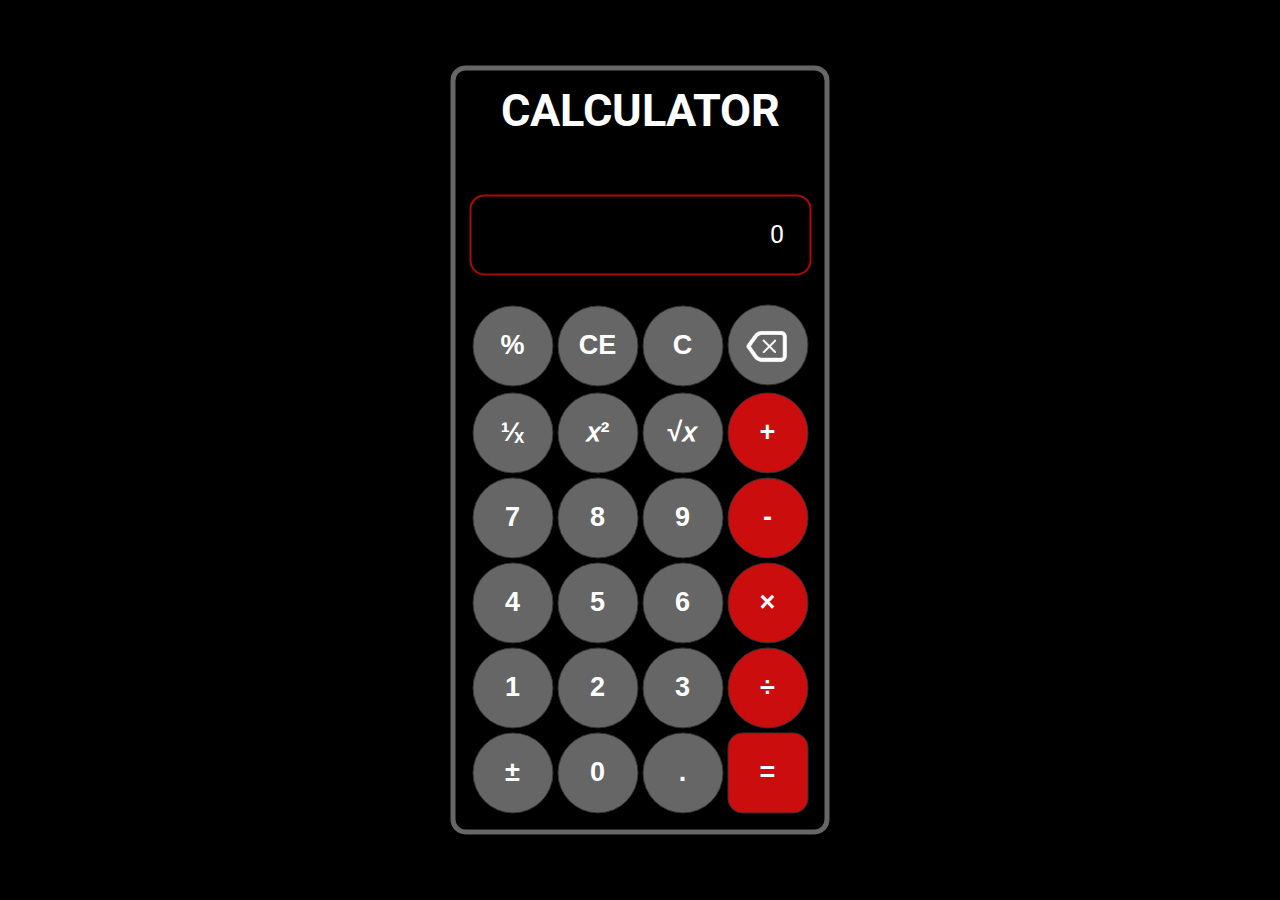
<file: CODSOFT-main/javascript-calculator-master/index.html>
<!DOCTYPE html>

<html>
<head>
    <Title>Calculator</title>
    <link rel="stylesheet" type="text/css" href="assets/calc_style.css"/>
    <script language="JavaScript" src="code.js" type="text/javascript"></script>
    <link href="https://fonts.googleapis.com/css2?family=Roboto:wght@300&display=swap" rel="stylesheet">
    <link rel="icon" type="image/png" href="assets/favicon.png"/>
    <meta name="viewport" content="width=device-width, initial-scale=1">
    <meta http-equiv="Content-Type" content="text/html; charset=utf-8">
</head>
<body>
    <div id="calculator">
        <h1>CALCULATOR</h1>
        <p id="last_operation_history"></p>
        <p id="box" class="box">0</p>
        <table id="table">
            <tr>
                <td><button onclick="calculate_percentage()">%</button></td>
                <td><button onclick="clear_entry()">CE</button></td>
                <td><button onclick="button_clear()">C</button></td>
                <td><button id="backspace_btn" onclick="backspace_remove()"></button></td>
            </tr>
            <tr>
                <td><button onclick="division_one()">¹∕ₓ</button></td>
                <td><button onclick="power_of()">𝑥²</button></td>
                <td><button onclick="square_root()">√𝑥</button></td>
                <td><button id="plusOp" value="+" class="operator" onclick="button_number('+')">+</button></td>
            </tr>
            <tr>
                <td><button onclick="button_number(7)">7</button></td>
                <td><button onclick="button_number(8)">8</button></td>
                <td><button onclick="button_number(9)">9</button></td>
                <td><button id="subOp" value="-" class="operator" onclick="button_number('-')">-</button></td>
            </tr>
            <tr>
                <td><button onclick="button_number(4)">4</button></td>
                <td><button onclick="button_number(5)">5</button></td>
                <td><button onclick="button_number(6)">6</button></td>
                <td><button id="multiOp" value="*" class="operator" onclick="button_number('*')">×</button></td>
            </tr>
            <tr>
                <td><button onclick="button_number(1)">1</button></td>
                <td><button onclick="button_number(2)">2</button></td>
                <td><button onclick="button_number(3)">3</button></td>            
                <td><button id="divOp" value="/" class="operator" onclick="button_number('/')">÷</button></td>
            </tr>
            <tr>
                <td><button onclick="plus_minus()">±</button></td>
                <td><button onclick="button_number(0)">0</button></td>
                <td><button id="dot" value="." onclick="button_number('.')">.</button></td>
                <td colspan="4"><button value="=" class="operator" id="equal_sign" onclick="button_number('=')">=</button></td>
            </tr>
        </table>
    </div>
</body>
</html>
</file>
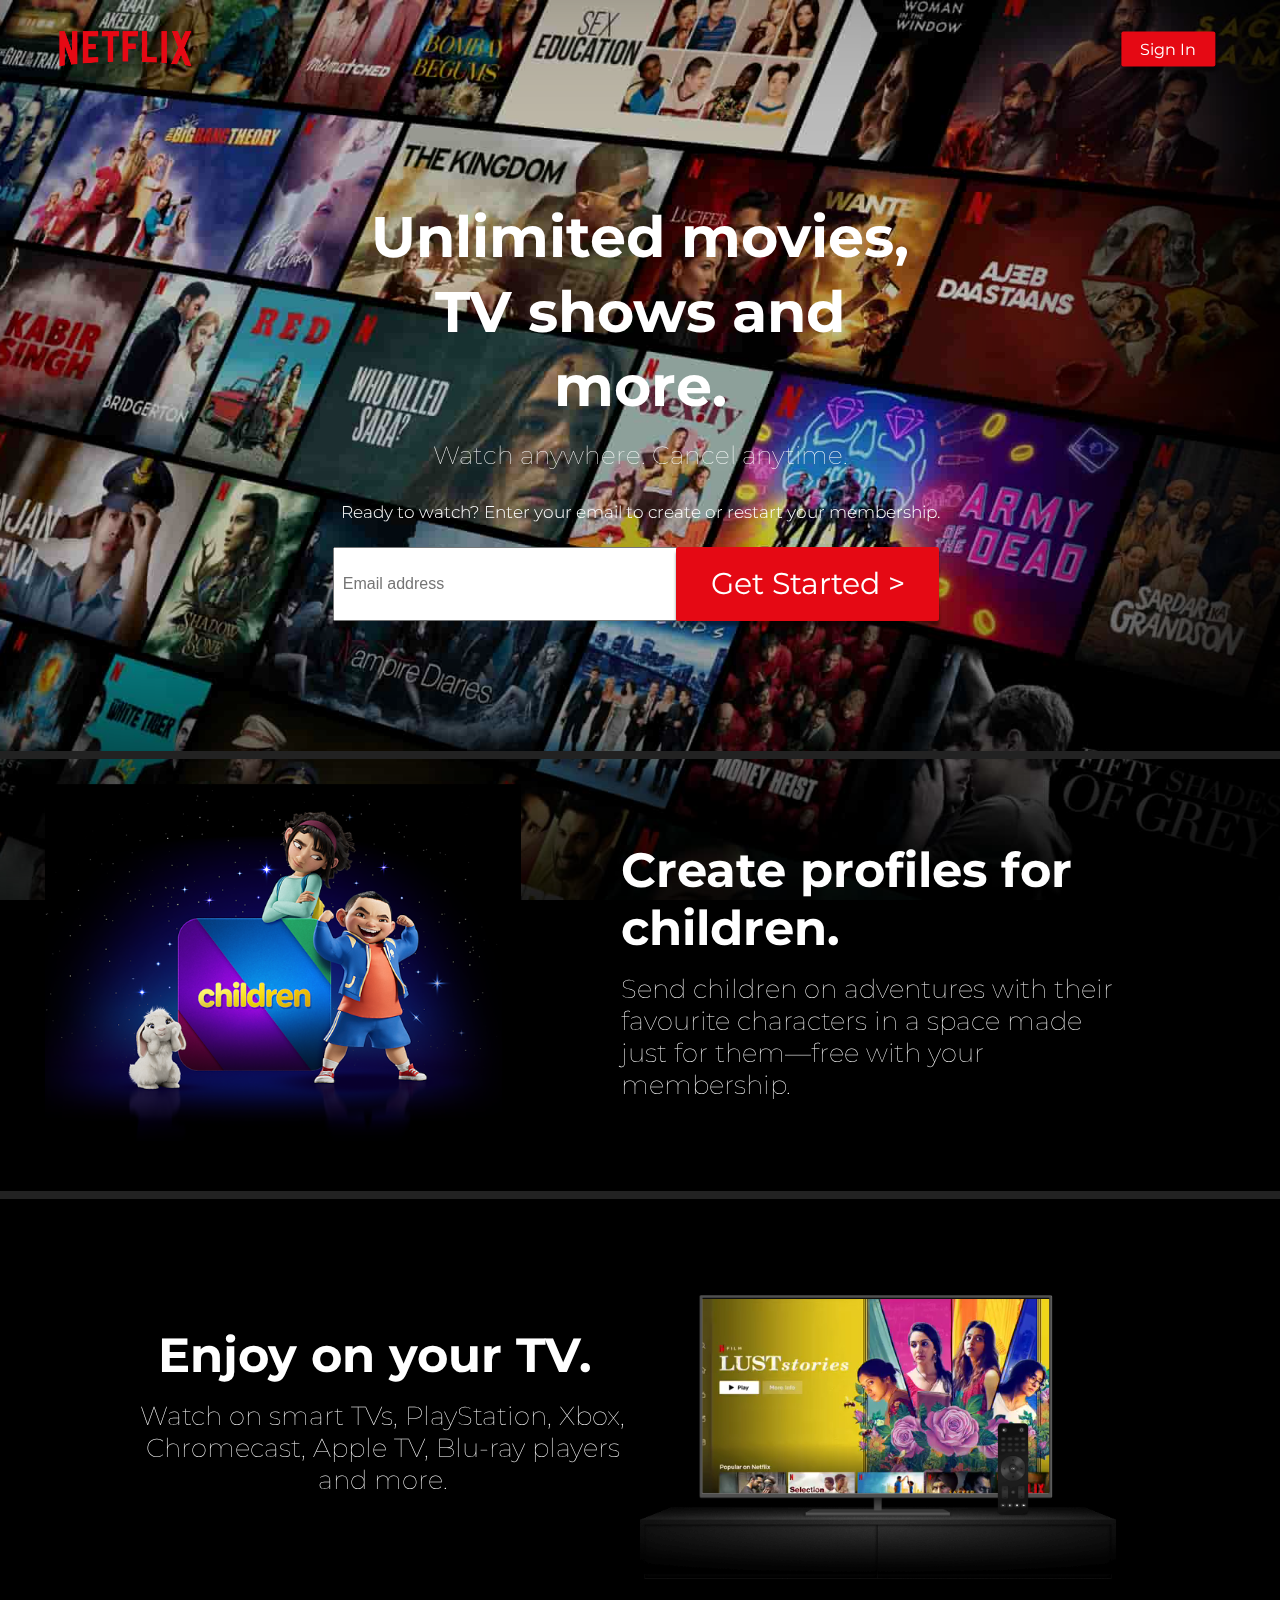
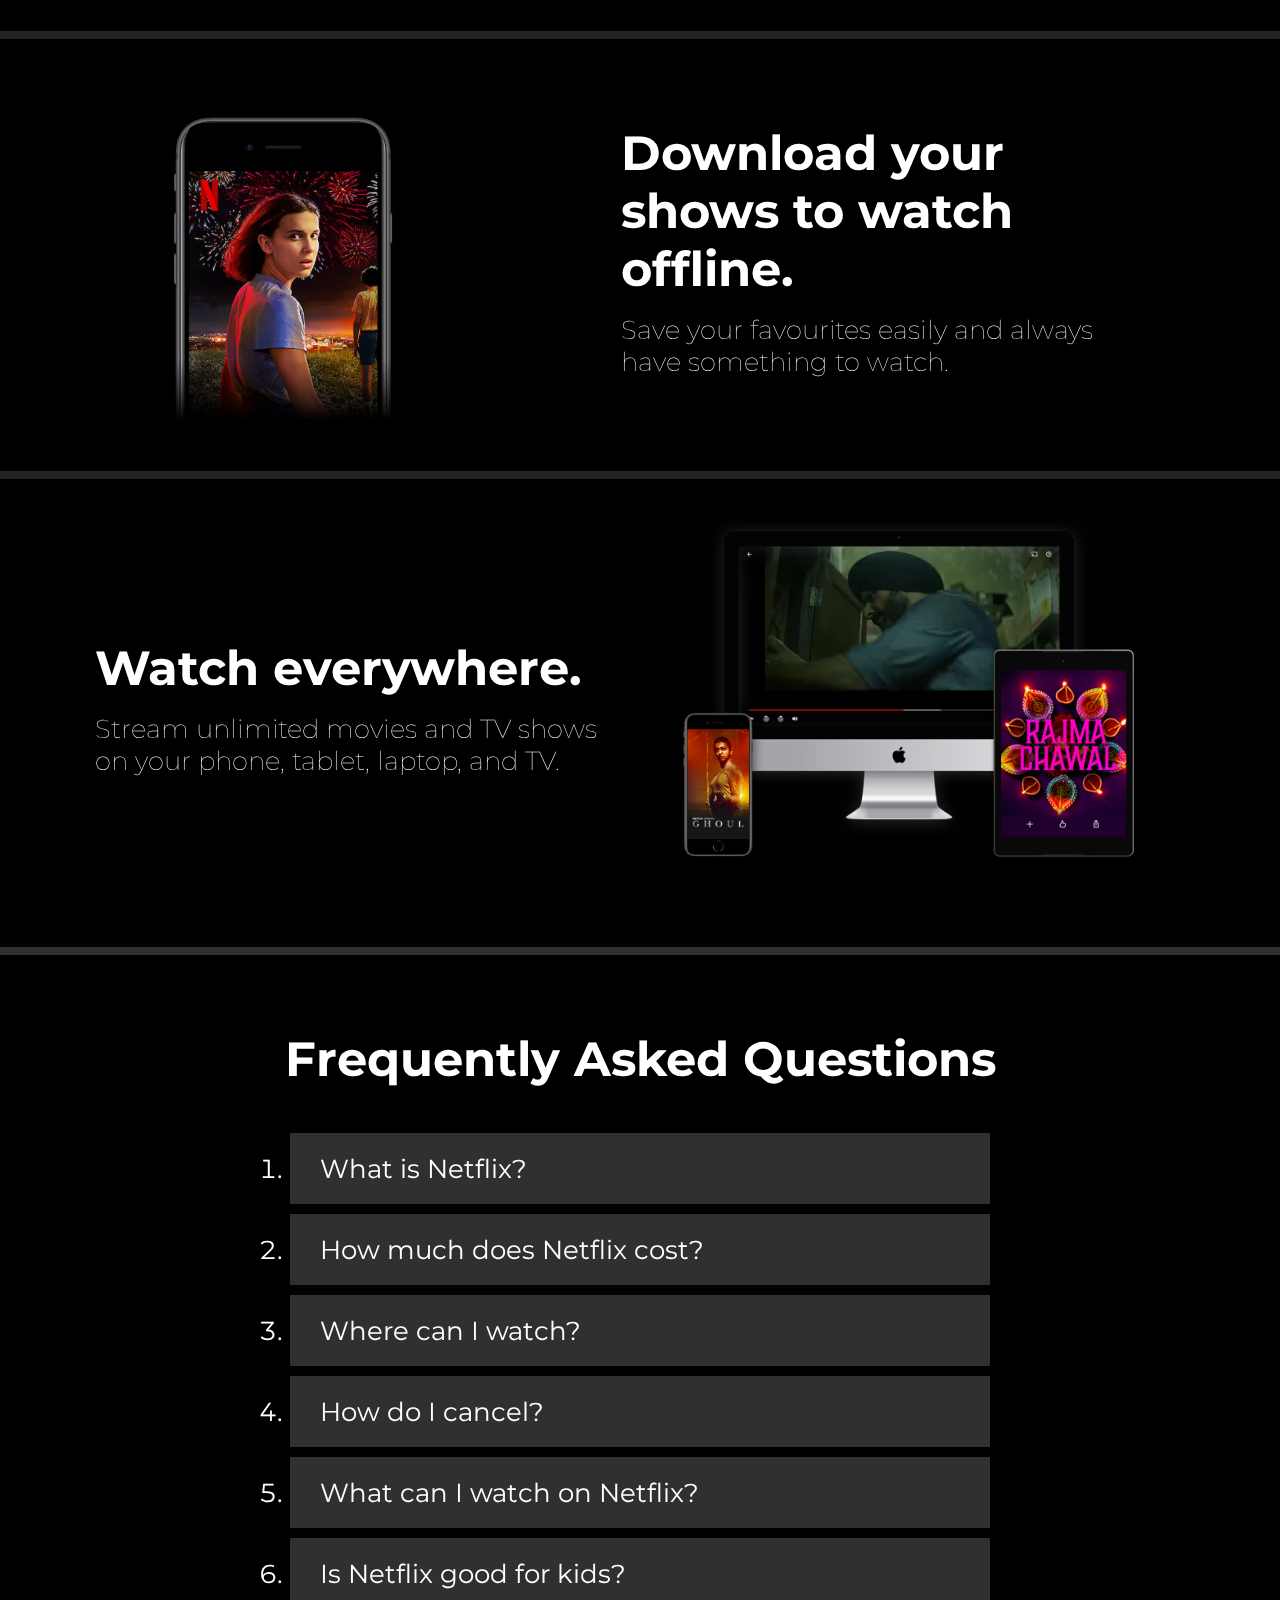
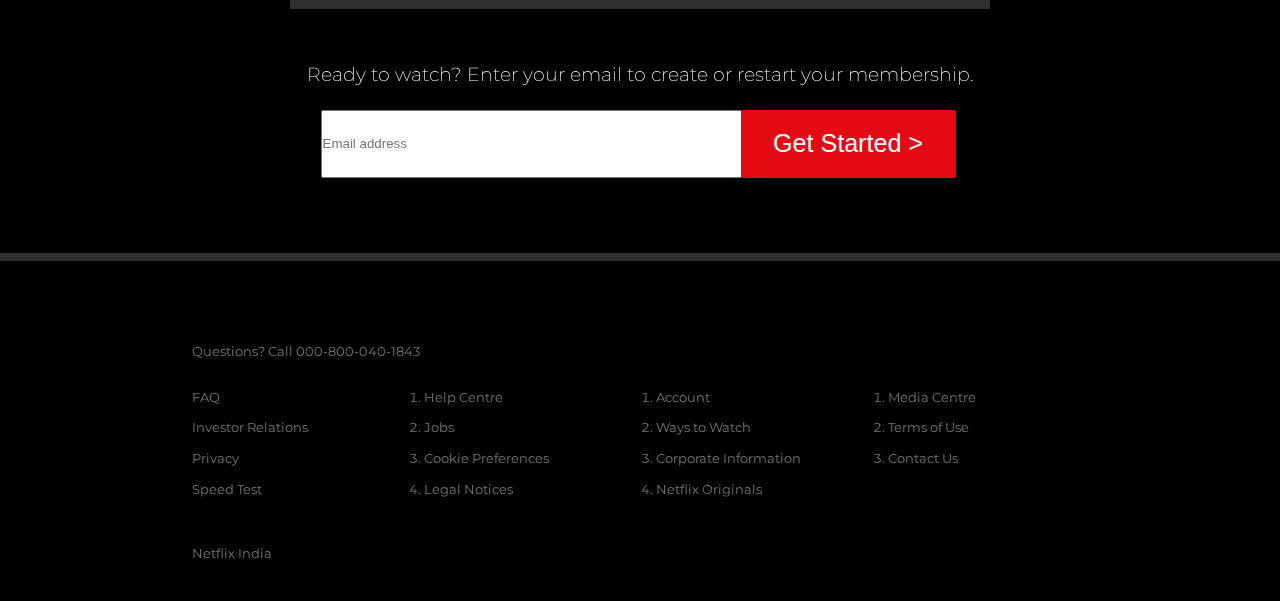
<file: CODSOFT-main/netflix-landing-page-main/index.html>
<!DOCTYPE html>
<html lang="en">
<head>
    <meta charset="UTF-8">
    <meta http-equiv="X-UA-Compatible" content="IE=edge">
    <meta name="viewport" content="width=device-width, initial-scale=1.0">
    <link rel="stylesheet" href="style.css">
    <link rel="shortcut icon" href="favicon.ico" type="image/x-icon">
    <link rel="preconnect" href="https://fonts.gstatic.com">
    <link href="https://fonts.googleapis.com/css2?family=Montserrat:wght@600&display=swap" rel="stylesheet">
    <title>Netflix India - Watch TV Shows Online, Watch Movies Online</title>
</head>
<body>
    <header class="showcase">
        <div class="showcase-top">
            <img src="images/logo.png" alt="Netflix Logo">
            <a href="https://www.netflix.com/login" class="btn btn-rounded">Sign In</a> 
        </div>
        <div class="showcase-content">
            <h1>Unlimited movies, TV shows and more.</h1>
            <h3>Watch anywhere. Cancel anytime.</h3>
            <p>Ready to watch? Enter your email to create or restart your membership.</p>
            <input type="email" name="email" id="mail" placeholder="Email address">
            <a href="#" class="btn btn-lg">Get Started ></a>
            <!--<span id="" class="chevron-right-arrow" data-uia=""><svg viewBox="0 0 6 12" xmlns="http://www.w3.org/2000/svg"><desc>chevron</desc><path d="M.61 1.312l.78-.624L5.64 6l-4.25 5.312-.78-.624L4.36 6z" fill="none" fill-rule="evenodd"></path></svg></span>-->
        </div>
    </header>

    <section class="style-cards">
        <div class="card-0">
            <img src="images/children.png" alt="netflix-mobile">
            <div class="desc-0">
                <h1>Create profiles for children.</h1>
                <h3>Send children on adventures with their favourite characters in a space made just for them—free with your membership.</h3>
            </div>
        </div>
        <div class="card-1">
            <div class="desc-1">
                <h1>Enjoy on your TV.</h1>
                <h3>Watch on smart TVs, PlayStation, Xbox, Chromecast, Apple TV, Blu-ray players and more.</h3>
            </div>
            <img src="images/tv.png" alt="netflix-tv">
            <video class="video-1" autoplay="" pla ysinline="" muted="" loop=""><source src="videos/tv-video.m4v" type="video/mp4"></video>
        </div>
        <div class="card-2">
            <img src="images/mobile.jpg" alt="netflix-mobile">
                <div class="desc-2">
                    <h1>Download your shows to watch offline.</h1>
                    <h3>Save your favourites easily and always have something to watch.</h3> 
                </div>
        </div>
        <div class="card-3">
            <div class="desc-3">
                <h1>Watch everywhere.</h1>
                <h3>Stream unlimited movies and TV shows on your phone, tablet, laptop, and TV.</h3>
            </div>
            <img src="images/device-pile-in.png" alt="device-pile-in">
            <video class="video-2" autoplay="" pla ysinline="" muted="" loop=""><source src="videos/video-devices-in.m4v" type="video/mp4"></video>
        </div>
    </section>
<hr>
    <section class="lastsec">
        <div class="faq">
            <h1>Frequently Asked Questions</h1>
            <ul class="questions">
                <li>What is Netflix?</li>
                <li>How much does Netflix cost?</li>
                <li>Where can I watch?</li>
                <li>How do I cancel?</li>
                <li>What can I watch on Netflix?</li>
                <li>Is Netflix good for kids?</li>
            </ul>
            <p>Ready to watch? Enter your email to create or restart your membership.</p>
            <div class="input">
                <input type="email" name="email" placeholder="Email address">
                <a href="#" class="btn-rounded"><button>Get Started ></button></a> 
            </div>
        </div>
    </section>
<hr>
    <footer class="footer">
        <p>Questions? Call 000-800-040-1843</p>
        <div class="footer-cols">
            <ul>
                <li><a href="#">FAQ</a></li>
                <li><a href="#">Investor Relations</a></li>
                <li><a href="#">Privacy</a></li>
                <li><a href="#">Speed Test</a></li>
            </ul>
            <ul>
                <li><a href="#">Help Centre</a></li>
                <li><a href="#">Jobs</a></li>
                <li><a href="#">Cookie Preferences</a></li>
                <li><a href="#">Legal Notices</a></li>
            </ul>
            <ul>
                <li><a href="#">Account</a></li>
                <li><a href="#">Ways to Watch</a></li>
                <li><a href="#">Corporate Information</a></li>
                <li><a href="#">Netflix Originals</a></li>
            </ul>
            <ul>
                <li><a href="#">Media Centre</a></li>
                <li><a href="#">Terms of Use</a></li>
                <li><a href="#">Contact Us</a></li>
            </ul>
            <p>Netflix India</p>
        </div>
    </footer>
</body>
</html>
</file>
<file: CODSOFT-main/javascript-calculator-master/assets/calc_style.css>
body {
    font-size: 2.5vh;
    top: 15%;
    left: 40%;
    margin: 0 auto;
    background-color: black;
    font-family: 'Roboto', sans-serif;
}

h1 {
    color: white;
    text-align: center;
    margin: 0;
}

#calculator {
    width: auto;
    height: auto;
    padding: 1.5vh;
    border: 5px solid #666666;
    border-radius: 15px;
    margin: 0;
    position: absolute;
    top: 50%;
    left: 50%;
    -ms-transform: translate(-50%, -50%);
    transform: translate(-50%, -50%);
}

.box {
    text-align:right;
    font-size: 2.8vh;
    height: 3vh;
    line-height: 3vh;
    padding: 1em;
    border: 2px solid #a90a0a;
    color: white;
    border-radius: 15px;
    background-color: black;
}

#last_operation_history {
    height: 1.8vh;
    font-size: 1.8vh;
    text-align:right;
    padding-right: 1.5vh;
    color: rgb(177, 176, 176);
    background-color: black;
}

button {
    width:9vh;
    height: 9vh;
    font-weight:bold;
    font-size: 3vh;
    color: white;
    background-color: #666666;
    border-radius: 50%;
    border: 1px solid #333333;
}

#backspace_btn {
    background-image: url("../assets/back_remove.png");
    background-repeat: no-repeat;
    background-position: 50% 50%;
    background-size: 1.7em;
}

button:hover {
    background-color: #999999;
    cursor: pointer;
}

.operator {
    background-color: #cb0d0d;
}

.operator:hover {
    background-color: #c41212;
}

#equal_sign {
    width: 100%;
    border-radius: 15px;
}
</file>
<file: CODSOFT-main/netflix-landing-page-main/style.css>
:root{
    --primary-color:#e50914;
    --dark-color:#141414;
    --light-color:#f4f4f4;
    --secondary-color:#cdfgj0;
}

*{
    margin:0;
    padding: 0;
    border-style:border-box;
}

body{
    /*font-family: 'Netflix Sans','Helvetica Neue',Helvetica,Arial,sans-serif;*/
    font-family: 'Montserrat', sans-serif;
    background: black;
    color:#999999;
}

ul{
    list-style: bullet;
}

h1,h2,h3,h4{
    color: white;
}

h3{
    font-weight: lighter;
}

a{
    color:#fff;
    text-decoration: none;
}

p{
    margin: 0.5rem 0;
    /*font-weight: bold;*/
    color: white;
}

img{
    width: 100%;
}

.showcase{
    width: 100%;
    height: 100%;
    position: absolute;
    background: url(images/bg-upper.jpg) no-repeat center center/cover;
    /*box-shadow: 120px 100px 250px #000000, inset -120px -100px 250px #000000;*/
    box-shadow: 120px 100px 250px #000000, inset -120px -130px 250px #000000;
    
}

.showcase::after{
    content: "";
    position: absolute;
    top:0;
    left: 0;
    width: 100%;
    height: 100%;
    z-index: 1;
}

.showcase.top{
    position: relative;
    z-index: 2;
    height: 90px;
}

.showcase-top img{
    width: 140px;
    position: absolute;
    top:50px;
    left:0;
    transform: translate(40%, -50%);
}

.showcase-top a{
    position: absolute;
    display: flex;
    
    flex-direction: column;
    justify-content: center;
    text-align: center;
    top: 49.25px;
    right: 0;
    transform: translate(-60%, -50%); 
    cursor: pointer;
    
}
.showcase-content{
    position: absolute;
    margin: 0 26%;
    z-index: 10;
    display: flex;
    
    flex-direction: column;
    justify-content: center;
    text-align: center;
    align-items: center;
    margin-top: 12.5rem;
}
.showcase-content h1{
    font-weight: 700;
    font-size: 57px;
    margin: 0 10px;
    max-width: 900px;
    line-height: 74.5px;
  
    
}
.showcase-content h3{
    color: rgb(255, 255, 255);
    font-size: 25px;
    margin: 16px 0;
}

.showcase-content p{
    font-size: 17px;
    font-weight: 300;
    padding: 0.5rem 0 1.2rem 0;
}

.showcase-content input{
    position: absolute;
    left: 0;
    bottom: -8vh;
    width: 454px;
    height: 70px;
    font-size: 1rem;
    padding-left: 0.5rem;
}

.btn{
    display: inline-block;
    background: var(--primary-color);
    color: white;
    padding:0.5rem 1.2rem;
    font-size: 1rem;
    text-align: center;
    border: none;
    cursor: pointer;
    border-radius: 2px;
    margin-right: 0.5rem;
    outline: none;
    box-shadow: 0 5px 3px rgba(0,0,0,0.45);
}

.btn:hover{
    opacity: 0.9;
}

.btn-rounded{
    border-radius: 2px;
}

.showcase-content .btn-lg{
    position: absolute;
        display: flex;
    
    flex-direction: column;
    justify-content: center;
    text-align: center;
    right: 0;
    bottom:-8vh;
    padding: 0.5rem 1.21rem;
    font-size:1.5rem;
    height: 58px;
    width: 14rem;
    font-size:30px;
    text-align: center;
    line-height:57px;
}

.card-0,
.card-1,
.card-2,
.card-3{
    border-top: 8px solid #222;
    padding: 50px;
}

.card-0{
    position: relative;
    display: inline-grid;
    grid-template-columns: 40% 50%;
    text-align: left;
    align-items: center;
    padding: 25px 45px 50px;
    margin-top: 751px;
}

.desc-0{
    padding-left: 100px ;
}

.card-1{
    position: relative;
    display: inline-grid;
    grid-template-columns: 50% 40%;
    text-align: left;
    align-items: center;
    padding: 25px 45px 50px;
}

.desc-1{
    padding-left: 80px;
       display: flex;
    flex-direction: column;
    justify-content: center;
    text-align: center;
}

.style-cards h1{
    font-size: 3rem;
    padding: 1rem;
    padding-left: 0;
}

.style-cards h3{
    font-size: 1.6rem;
    line-height: 2rem;
}

.card-1 video{
    position: relative;
    width: 99%;
    height: 58%;
    grid-column: 2/2;
    grid-row: 1/2;
    z-index: -1;
}
.card-1 img{
    grid-column: 2/2;
    grid-row: 1/2;
}

.card-2{
    position: relative;
    display: inline-grid;
    grid-template-columns: 40% 50%;
    text-align: left;
    align-items: center;
    padding: 25px 45px 50px;
}

.desc-2{
    padding-left: 100px;
}

.card-3{
    position: relative;
    display: inline-grid;
    grid-template-columns: 50% 40%;
    text-align: left;
    align-items: center;
    padding: 25px 45px 50px;
}

.desc-3{
    padding-left: 50px;
    padding-right: 20px;
}

.card-3 img{
    width: 110%;
    grid-column: 2/2;
    grid-row: 1/2;
}

.card-3 video{
    position: relative;
    top: -87px;
    left: 125px;
    width: 65%;
    height: 78%;
    grid-column: 2/2;
    grid-row: 1/2;
    z-index:-1;
}

.faq{
    text-align: center;
    margin-top: 75px;
    margin-bottom: 75px;
}

.faq h1{
    padding-bottom: 40px;
    font-size: 3rem;
}

.questions{
    display: flex;
    flex-direction: column;
    flex-basis: 40%;
    align-items: center;
}

.questions li{
    padding: 20px 30px;
    margin: 5px;
    font-size: 1.6rem;
    background-color: #303030;
    color: white;
    text-align: left;
    width: 50%;
}

.faq p{
    padding-top: 40px;
    font-size: 1.2rem;
    font-weight: 200;
    padding-bottom: 1rem;
}

.input{
    display: inline-grid;
    align-items: center;
    grid-template-columns: 50% 40%;
    margin-left: 65px;
}
.input input{
    width: 417px;
    height: 4rem;
}

.input button{
    height: 4.25rem;
    width: 215px;
    left: 20px;
    text-align: center;
    background-color: var(--primary-color);
    font-size: 1.57rem;
    padding: 15px 32px;
    border: none;
    border-radius: 2px;
    color: white;
    margin-left: 68px;
    cursor: pointer;
}


.input button:hover{
    opacity: 0.9;
}

.footer{
    max-width: 70%;
    margin: 1rem auto;
    overflow: auto;
    margin-top: 75px;
}

.footer,
.footer a{
    color: #757575;
    font-size: 0.8rem;
}

.footer p{
    margin-bottom: 1.5rem;
}

.footer .footer-cols{
    display: grid;
    grid-template-columns: repeat(4,1fr);
    grid-gap: 2rem;
}

.footer p{
    color: #757575;
}

.footer li{
    line-height: 2.4;
}

hr{
    border-style: solid;
    border-bottom: none;
    border-left: none;
    border-right: none;
    border-width: 8px;
    color: #303030;
}
</file>
